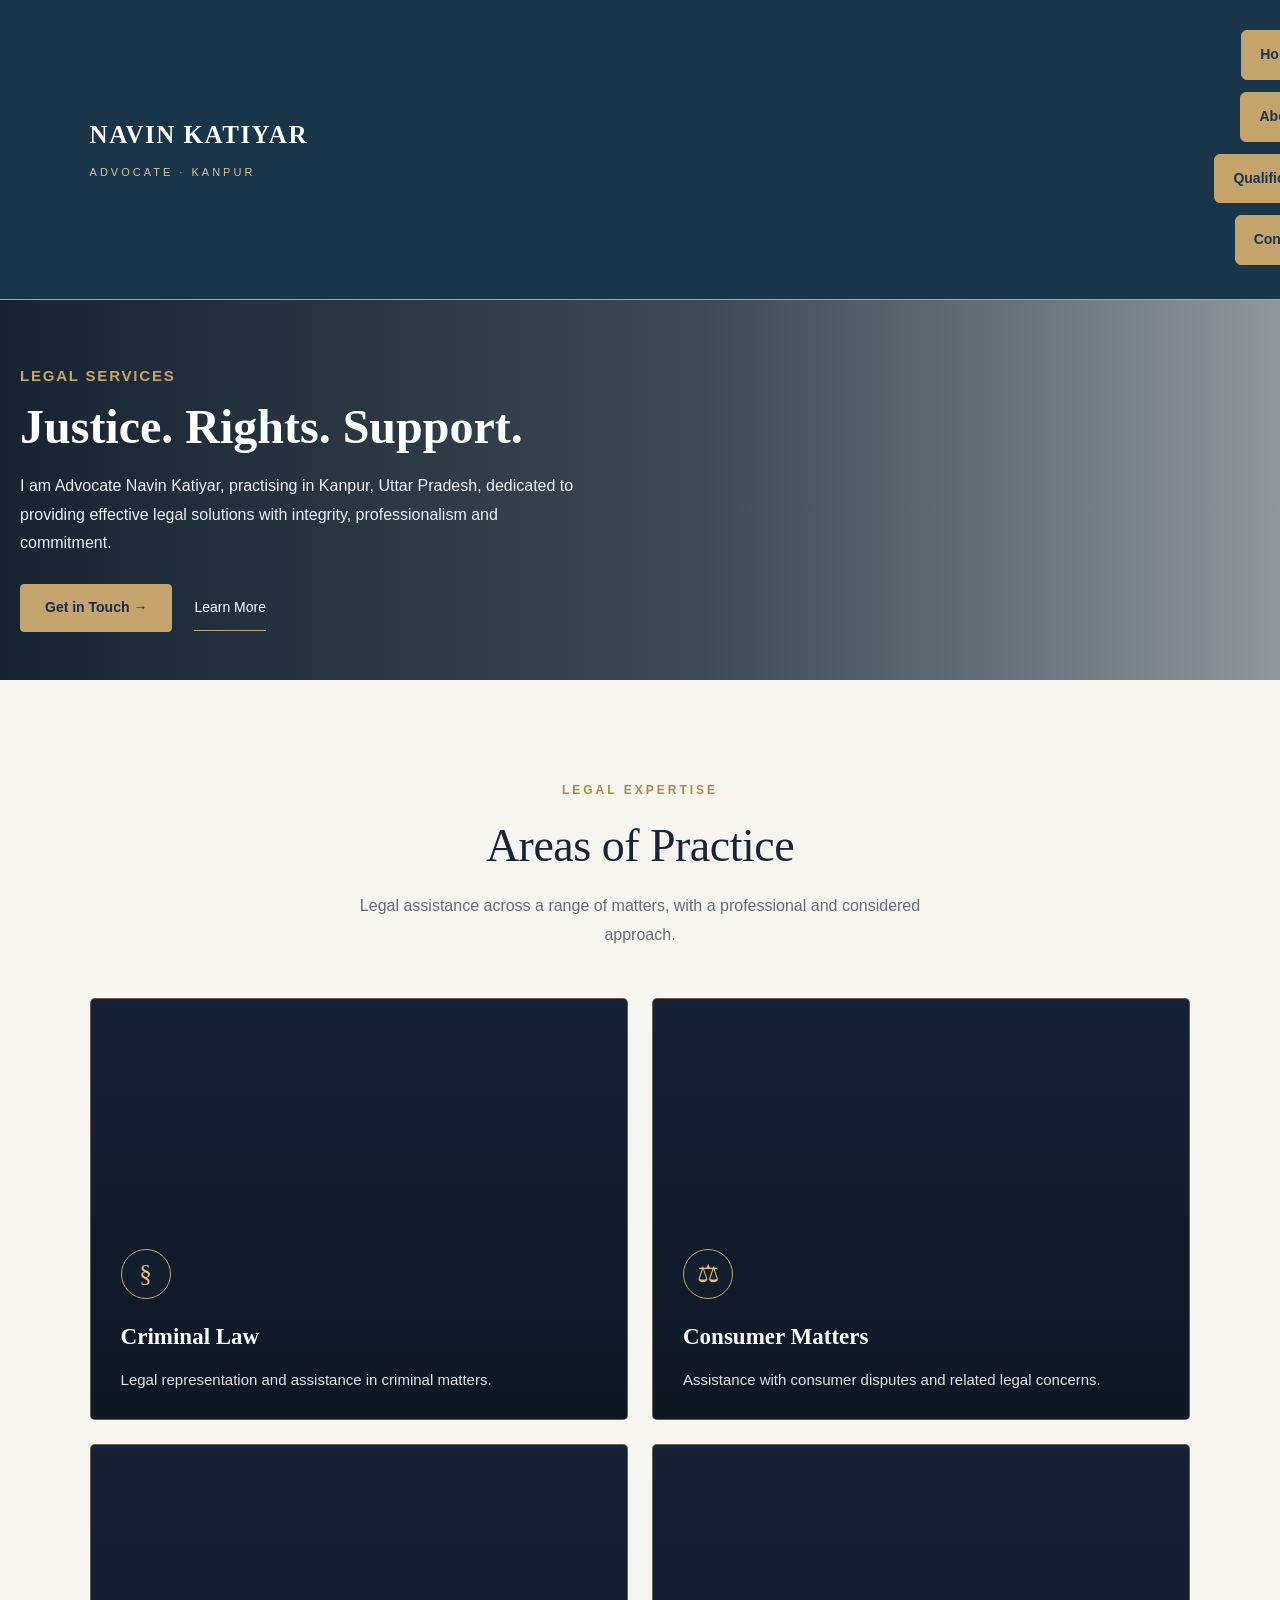
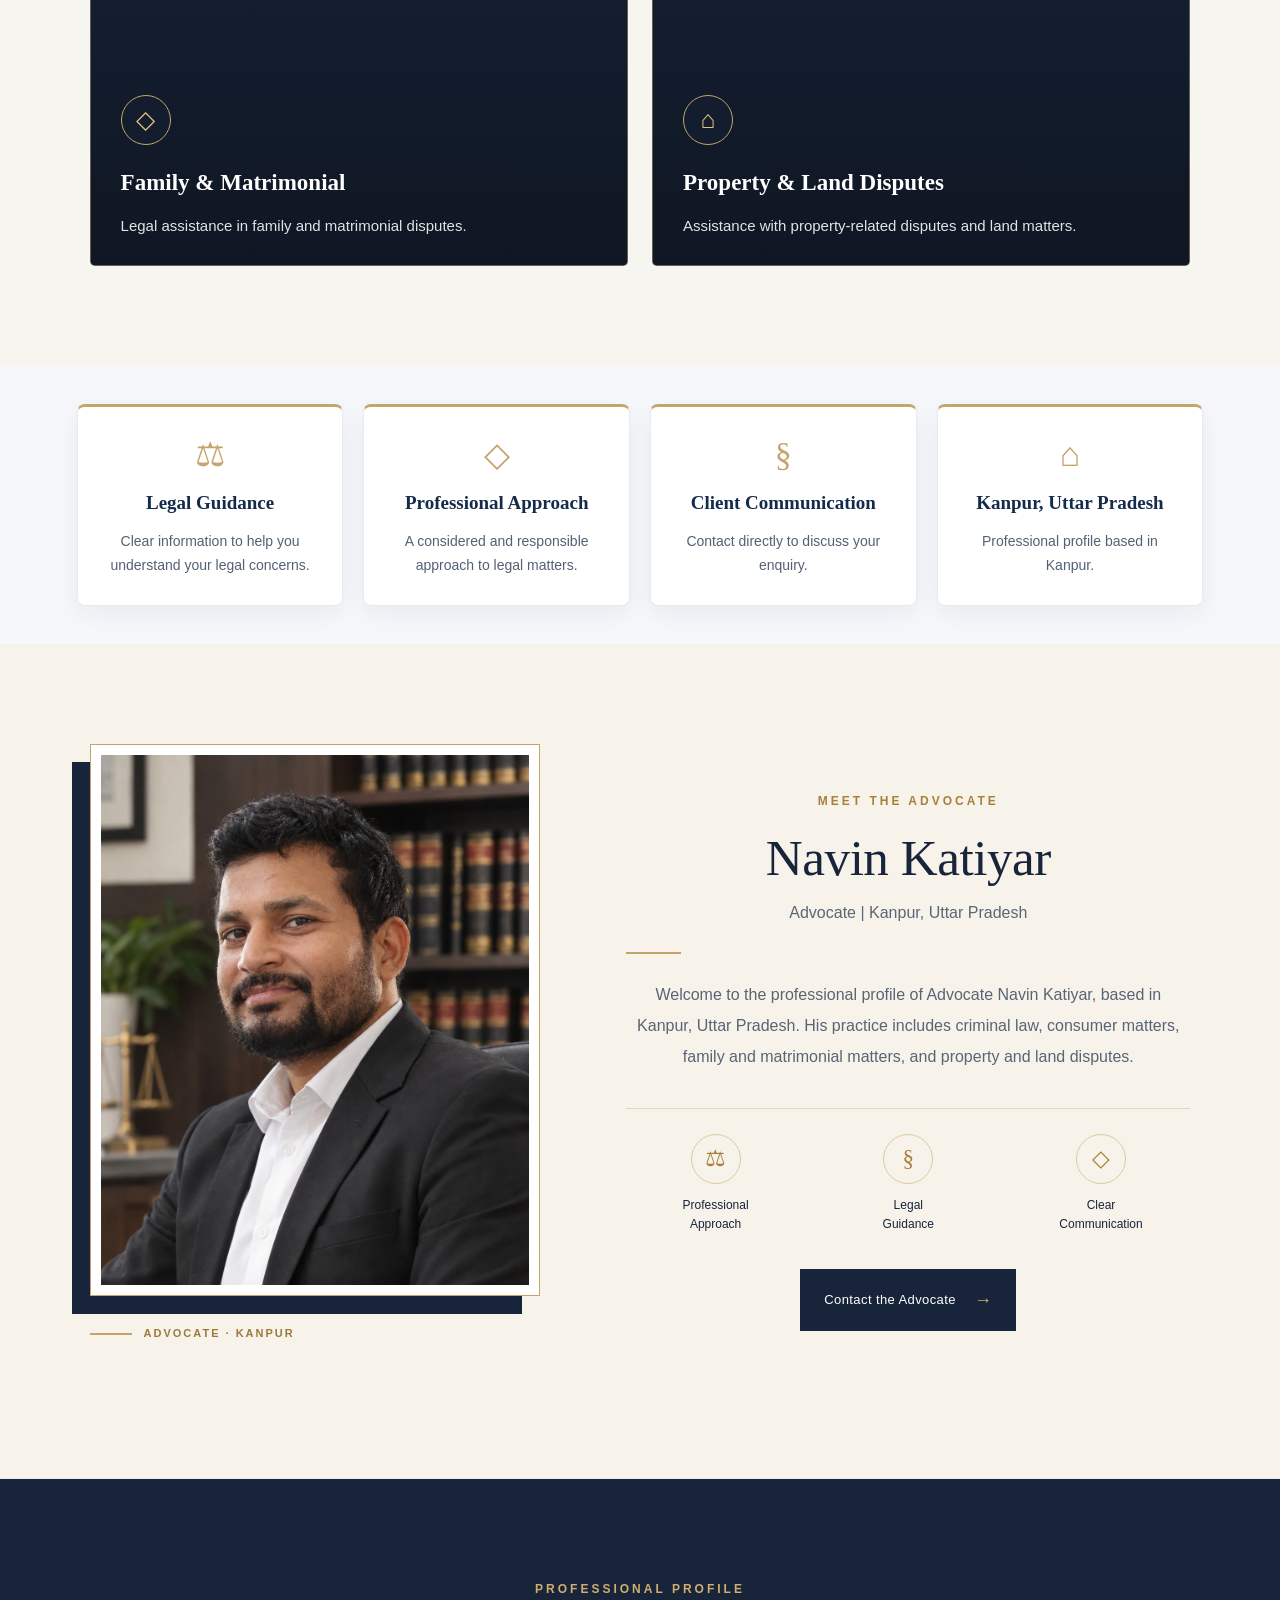
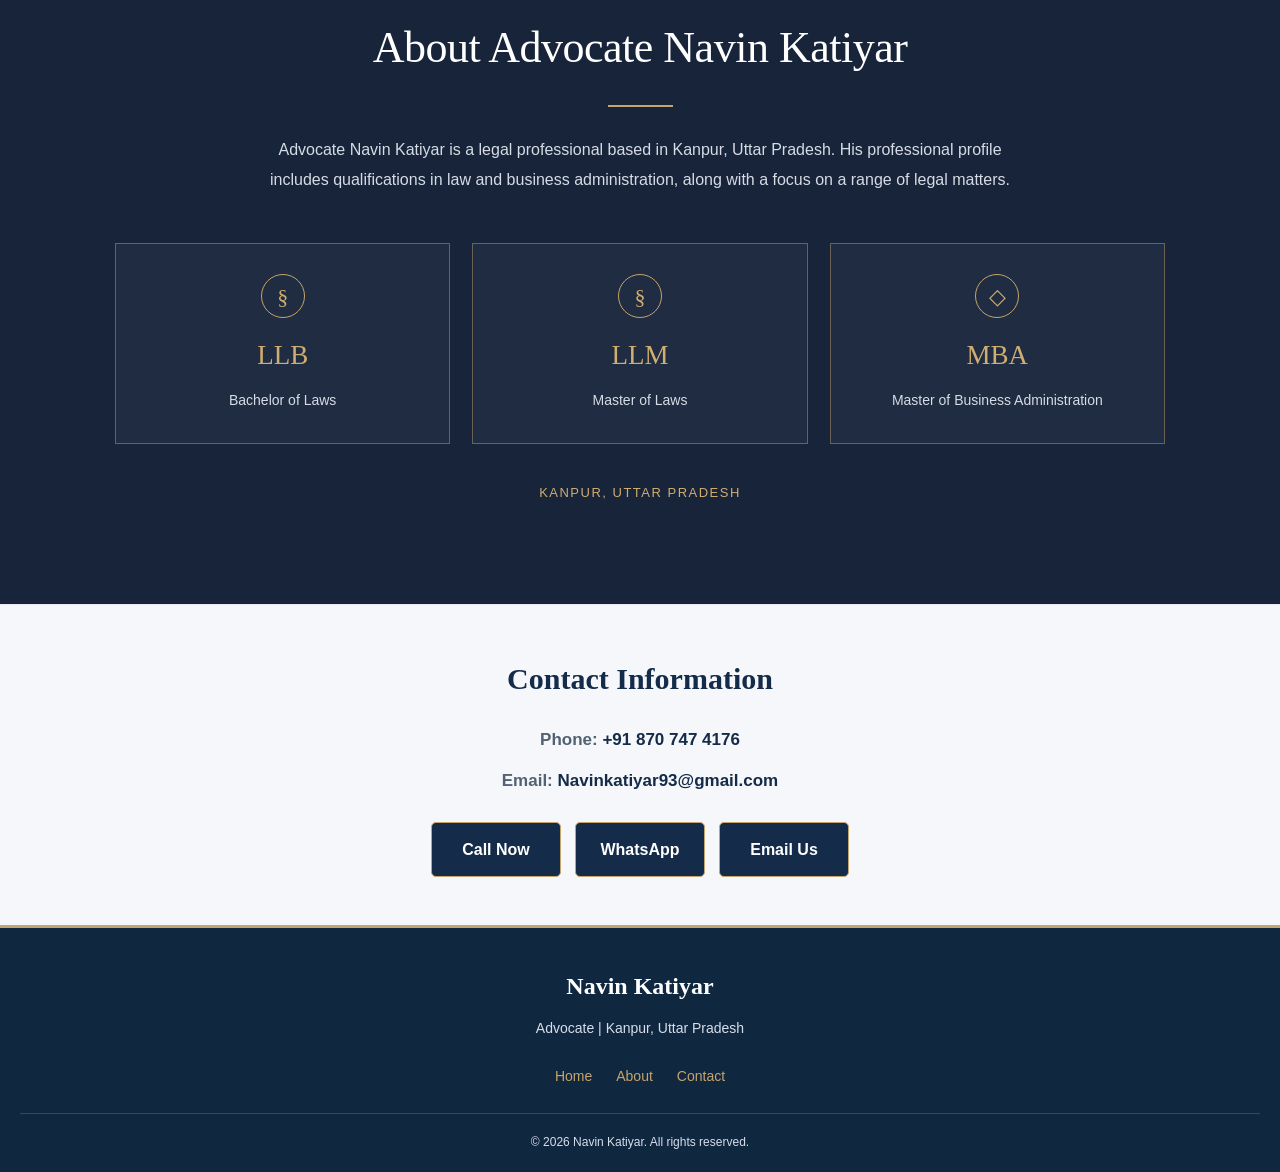
<file: index.html>
<!DOCTYPE html>
<html lang="en">
<head>
    <meta charset="UTF-8">
    <meta name="viewport" content="width=device-width, initial-scale=1.0">
    <title>Navin Katiyar | Advocate, Kanpur</title>
    <link rel="stylesheet" href="style.css">

</head>

<body>

    
<div class="site-header" id="home">
    <header class="brand">
        <a href="#home" class="brand-name">NAVIN KATIYAR</a>
        <p>ADVOCATE <span>·</span> KANPUR</p>
    </header>

    <nav class="navbar">
        <a href="#home" class="active">Home</a>
        <a href="#about">About</a>
        <a href="#professional-background">Qualifications</a>
        <a href="#contact" class="nav-contact">Contact</a>
    </nav>
</div>


<section class="hero" id="hero">
    <div class="hero-content">
        <p class="hero-label">LEGAL SERVICES</p>

        <h1>Justice. Rights. Support.</h1>

        <p class="hero-description">
            I am Advocate Navin Katiyar, practising in Kanpur,
            Uttar Pradesh, dedicated to providing effective legal
            solutions with integrity, professionalism and commitment.
        </p>

        <div class="hero-buttons">
            <a href="#contact" class="hero-button">Get in Touch →</a>
            <a href="#about" class="hero-link">Learn More</a>
        </div>
    </div>
</section>


<section class="practice-section" id="practice">
    <div class="practice-container">
        <p class="section-eyebrow">LEGAL EXPERTISE</p>
        <h2>Areas of Practice</h2>
        <p class="practice-intro">
            Legal assistance across a range of matters,
            with a professional and considered approach.
        </p>

        <div class="practice-grid">
            <article class="practice-card">
                <span class="practice-icon">§</span>
                <h3>Criminal Law</h3>
                <p>Legal representation and assistance in criminal matters.</p>
            </article>

            <article class="practice-card">
                <span class="practice-icon">⚖</span>
                <h3>Consumer Matters</h3>
                <p>Assistance with consumer disputes and related legal concerns.</p>
            </article>

            <article class="practice-card">
                <span class="practice-icon">◇</span>
                <h3>Family &amp; Matrimonial</h3>
                <p>Legal assistance in family and matrimonial disputes.</p>
            </article>

            <article class="practice-card">
                <span class="practice-icon">⌂</span>
                <h3>Property &amp; Land Disputes</h3>
                <p>Assistance with property-related disputes and land matters.</p>
            </article>
        </div>
    </div>
</section>


<section class="features" aria-label="Professional information">
    <div class="feature-card">
        <span class="feature-icon">⚖</span>
        <h3>Legal Guidance</h3>
        <p>Clear information to help you understand your legal concerns.</p>
    </div>

    <div class="feature-card">
        <span class="feature-icon">◇</span>
        <h3>Professional Approach</h3>
        <p>A considered and responsible approach to legal matters.</p>
    </div>

    <div class="feature-card">
        <span class="feature-icon">§</span>
        <h3>Client Communication</h3>
        <p>Contact directly to discuss your enquiry.</p>
    </div>

    <div class="feature-card">
        <span class="feature-icon">⌂</span>
        <h3>Kanpur, Uttar Pradesh</h3>
        <p>Professional profile based in Kanpur.</p>
    </div>
</section>


    

<section class="profile-section" id="about">
    <div class="profile-premium-container">

        <div class="profile-photo-column">
            <div class="profile-photo-frame">
                <img
                    src="portrait-primary.png.png"
                    alt="Advocate Navin Katiyar in his professional office"
                    class="profile-primary-photo"
                >
            </div>


            <div class="profile-photo-caption">
                <span class="profile-caption-line"></span>
                <span>ADVOCATE · KANPUR</span>
            </div>
        </div>

        <div class="profile-premium-content">
            <p class="profile-premium-eyebrow">MEET THE ADVOCATE</p>

            <h2>Navin Katiyar</h2>

            <p class="profile-premium-role">
                Advocate | Kanpur, Uttar Pradesh
            </p>

            <div class="profile-premium-divider"></div>

            <p class="profile-premium-description">
                Welcome to the professional profile of Advocate
                Navin Katiyar, based in Kanpur, Uttar Pradesh.
                His practice includes criminal law, consumer
                matters, family and matrimonial matters, and
                property and land disputes.
            </p>

            <div class="profile-values">
                <div class="profile-value">
                    <span class="profile-value-icon">⚖</span>
                    <span>Professional<br>Approach</span>
                </div>

                <div class="profile-value">
                    <span class="profile-value-icon">§</span>
                    <span>Legal<br>Guidance</span>
                </div>

                <div class="profile-value">
                    <span class="profile-value-icon">◇</span>
                    <span>Clear<br>Communication</span>
                </div>
            </div>

            <a href="#contact" class="profile-contact-link">
                Contact the Advocate <span>→</span>
            </a>
        </div>

    </div>
</section>



<section class="background-section" id="professional-background">
    <div class="background-container">
        <div class="background-label">
            PROFESSIONAL PROFILE
        </div>

        <h2>About Advocate Navin Katiyar</h2>

        <div class="background-divider"></div>

        <p class="background-description">
            Advocate Navin Katiyar is a legal professional based
            in Kanpur, Uttar Pradesh. His professional profile
            includes qualifications in law and business
            administration, along with a focus on a range of
            legal matters.
        </p>

        <div class="background-qualifications">
            <div class="background-qualification">
                <span class="qualification-symbol">§</span>
                <h3>LLB</h3>
                <p>Bachelor of Laws</p>
            </div>

            <div class="background-qualification">
                <span class="qualification-symbol">§</span>
                <h3>LLM</h3>
                <p>Master of Laws</p>
            </div>

            <div class="background-qualification">
                <span class="qualification-symbol">◇</span>
                <h3>MBA</h3>
                <p>Master of Business Administration</p>
            </div>
        </div>

        <p class="background-location">
            Kanpur, Uttar Pradesh
        </p>
    </div>
</section>


<div class="contact-details" id="contact">
    <h3>Contact Information</h3>

    <p>
        <strong>Phone:</strong>
        <a href="tel:+918707474176">+91 870 747 4176</a>
    </p>

    <p>
        <strong>Email:</strong>
        <a href="mailto:Navinkatiyar93@gmail.com">
            Navinkatiyar93@gmail.com
        </a>
    </p>

    <div class="contact-buttons">
        <a class="contact-button"
           href="tel:+918707474176">
            Call Now
        </a>

        <a class="contact-button"
           href="https://wa.me/918707474176"
           target="_blank"
           rel="noopener noreferrer">
            WhatsApp
        </a>
        
        <a href="mailto:Navinkatiyar93@gmail.com" class="contact-button">
            Email Us
        </a>

    </div>
</div>
</section>


<footer class="site-footer">
    <a href="#home" class="footer-name">Navin Katiyar</a>

    <p>Advocate | Kanpur, Uttar Pradesh</p>

    <div class="footer-links">
        <a href="#home">Home</a>
        <a href="#about">About</a>
        <a href="#contact">Contact</a>
    </div>

    <p class="footer-copyright">
        © 2026 Navin Katiyar. All rights reserved.
    </p>
</footer>


</body>
</html>
</file>
<file: style.css>
body {
    margin: 0;
    font-family: Arial, sans-serif;
    background-color: #f5f7fb;
    color: #263447;
    line-height: 1.7;
}


section {
    width: 100%;
    max-width: none;
    box-sizing: border-box;
    margin: 0 auto;
    padding: 48px 30px;
    background-color: #ffffff;
    text-align: center;
    border-top: none;
    border-radius: 0;
    box-shadow: none;
}


h2 {
    color: #142b49;
    font-size: 36px;
    margin-bottom: 10px;
}

p {
    font-size: 17px;
    color: #536174;
}


header {
    background-color: #142b49;
    color: #ffffff;
    padding: 30px 20px;
    margin: -50px -30px 35px;
    border-radius: 7px 7px 0 0;
}

header h1 {
    color: #ffffff;
    font-size: 30px;
    margin: 0;
}

header p {
    color: #dbe5f1;
    font-size: 13px;
    letter-spacing: 1.5px;
    margin-bottom: 0;
}


.contact-details {
    margin-top: 35px;
    padding-top: 25px;
    border-top: 1px solid #e1e7ef;
}

.contact-details h3 {
    color: #142b49;
    font-size: 22px;
    margin-bottom: 15px;
}

.contact-details a {
    color: #142b49;
    font-weight: 600;
}

.contact-buttons {
    display: flex;
    justify-content: center;
    gap: 14px;
    flex-wrap: wrap;
    margin-top: 25px;
}

.contact-button {
    display: inline-block;
    padding: 12px 24px;
    border-radius: 7px;
    background-color: #142b49;
    color: #ffffff !important;
    text-decoration: none;
    transition: background-color 0.2s ease;
}

.contact-button:hover {
    background-color: #203f63;
}


section > p:nth-of-type(2) {
    display: inline-block;
    background-color: #eef3f9;
    color: #142b49;
    padding: 10px 20px;
    border-radius: 8px;
    font-weight: 600;
    border: 1px solid #dce5f0;
}

.contact-details p {
    overflow-wrap: anywhere;
}



/* Premium Navy & Gold Foundation */

body {
    background-color: #f5f7fa;
    color: #263447;
    line-height: 1.7;
}

section {
    width: min(1120px, 90%);
    max-width: none;
    margin: 40px auto;
    padding: 48px;
    background-color: #ffffff;
    border-top: none;
    border-radius: 16px;
    box-shadow: 0 12px 40px rgba(20, 43, 73, 0.08);
}


/* Gold accent details */

header {
    border-bottom: 3px solid #c5a46d;
}

header h1 {
    letter-spacing: 0.5px;
}

.contact-button {
    border: 1px solid #c5a46d;
    padding: 13px 26px;
}

.contact-button:hover {
    background-color: #c5a46d;
    color: #142b49 !important;
    border-color: #c5a46d;
}


/* Premium header layout */


header {
    width: 100%;
    box-sizing: border-box;
    margin: 0;
    padding: 22px 30px;
    background: #102740;
    color: #ffffff;
    border-bottom: 2px solid #c5a46d;
    border-radius: 0;
    text-align: center;
}


header h1 {
    font-size: clamp(30px, 4vw, 42px);
    letter-spacing: 0.4px;
}

header p {
    letter-spacing: 2px;
    font-size: 12px;
    text-transform: uppercase;
}


/* Elegant typography */

h2 {
    color: #142b49;
    font-size: clamp(28px, 3vw, 36px);
    line-height: 1.25;
    letter-spacing: -0.5px;
}

h3 {
    color: #142b49;
    font-size: 22px;
    margin-bottom: 16px;
}

.intro {
    padding: 10px 0 25px;
}

.intro h2 {
    margin-bottom: 18px;
}

.intro p {
    max-width: 700px;
    margin: 12px auto;
}


/* Responsive layout */

@media (max-width: 600px) {
    section {
        width: auto;
        margin: 20px 12px;
        padding: 28px 18px;
    }

    header {
        margin: -28px -18px 28px;
        padding: 30px 16px;
    }

    .contact-buttons {
        flex-direction: column;
        align-items: stretch;
    }

    .contact-button {
        text-align: center;
    }
}


/* Refined introduction section */

.intro {
    padding: 28px 20px 35px;
}

.intro h2 {
    font-size: 34px;
    margin-bottom: 18px;
}

.intro p {
    color: #536174;
    font-size: 16px;
    line-height: 1.9;
    max-width: 680px;
    margin: 12px auto;
}

.intro p:last-child {
    display: inline-block;
    background-color: #f5f7fa;
    border-left: 3px solid #c5a46d;
    padding: 12px 18px;
    margin-top: 18px;
}


/* Premium navigation bar */


.navbar {
    display: flex;
    justify-content: flex-end;
    align-items: center;
    gap: 36px;
    padding: 18px max(calc((100% - 1140px) / 2), 30px);
    background-color: #102740;
    border-bottom: 1px solid rgba(197, 164, 109, 0.35);
    box-sizing: border-box;
}

.navbar a {
    color: #ffffff;
    text-decoration: none;
    font-size: 15px;
    font-weight: 500;
    transition: color 0.2s ease;
}

.navbar a:hover {
    color: #c5a46d;
}


@media (max-width: 600px) {
    .navbar {
        gap: 24px;
        padding: 16px 10px;
    }
}


/* Hero section — navy and gold */

.hero {
    width: 100%;
    min-height: 340px;
    margin: 0;
    padding: 45px max( calc((100% - 1140px) / 2), 30px);
    box-sizing: border-box;
    display: flex;
    align-items: center;
    
background:
    linear-gradient(
        90deg,
        rgba(7, 22, 36, 0.98) 0%,
        rgba(7, 22, 36, 0.88) 42%,
        rgba(7, 22, 36, 0.18) 100%
    ),
    url("https://images.unsplash.com/photo-1589829545856-d10d557cf95f?auto=format&fit=crop&w=1800&q=85")
    center / cover no-repeat;

    color: #ffffff;
    text-align: left;
    border-radius: 0;
    box-shadow: none;
}

.hero-content {
    max-width: 570px;
}

.hero-label {
    color: #c5a46d;
    font-size: 15px;
    font-weight: 700;
    letter-spacing: 1.8px;
    margin-bottom: 10px;
}

.hero h1 {
    color: #ffffff;
    font-family: Georgia, serif;
    font-size: clamp(34px, 4vw, 48px);
    line-height: 1.15;
    margin: 0 0 18px;
}

.hero-description {
    color: #edf1f6;
    font-size: 16px;
    line-height: 1.8;
    margin-bottom: 26px;
}

.hero-buttons {
    display: flex;
    align-items: center;
    gap: 30px;
    flex-wrap: wrap;
}

.hero-button {
    display: inline-block;
    padding: 14px 25px;
    background: #c5a46d;
    color: #142b49;
    border-radius: 5px;
    font-weight: 700;
    text-decoration: none;
}

.hero-link {
    color: #ffffff;
    text-decoration: none;
    border-bottom: 1px solid #c5a46d;
    padding-bottom: 6px;
}


.hero {
    min-height: 380px;
    padding: 36px 20px;
    background:
        linear-gradient(
            90deg,
            rgba(7, 22, 36, 0.94) 0%,
            rgba(7, 22, 36, 0.78) 55%,
            rgba(7, 22, 36, 0.45) 100%
        ),
        url("https://images.unsplash.com/photo-1589829545856-d10d557cf95f?auto=format&fit=crop&w=1800&q=85")
        center / cover no-repeat;
}



/* Full-width page foundation */

html {
    scroll-behavior: smooth;
}

body {
    margin: 0;
    padding: 0;
    width: 100%;
    overflow-x: hidden;
    background: #ffffff;
}

body > section,
body > #home {
    width: 100%;
    max-width: none;
    margin: 0;
    padding: 0;
    border: 0;
    border-radius: 0;
    box-shadow: none;
    box-sizing: border-box;
}

@media (max-width: 600px) {
    body {
        font-size: 15px;
    }

    .hero {
        width: 100%;
        min-height: 380px;
        padding: 36px 20px;
    }

    .hero h1 {
        font-size: clamp(32px, 9vw, 42px);
    }

    .hero-description {
        font-size: 15px;
    }

    .intro,
    .contact-details {
        padding: 28px 20px;
    }

    .navbar {
        justify-content: center;
        gap: 22px;
        padding: 16px 12px;
        flex-wrap: wrap;
    }
}


/* Shared header layout */

.site-header {
    width: 100%;
    min-height: 90px;
    padding: 18px 6%;
    box-sizing: border-box;
    display: flex;
    justify-content: space-between;
    align-items: center;
    gap: 30px;
    background: #102740;
    border-bottom: 2px solid #c5a46d;
}

.brand {
    margin: 0;
    padding: 0;
    background: transparent;
    border: 0;
    border-radius: 0;
    text-align: left;
    flex-shrink: 0;
}

.brand-name {
    color: #ffffff;
    font-family: Georgia, serif;
    font-size: 23px;
    font-weight: 700;
    letter-spacing: 1px;
    text-decoration: none;
}

.brand p {
    margin: 5px 0 0;
    color: #c5a46d;
    font-size: 11px;
    letter-spacing: 1.5px;
}

.site-header .navbar {
    display: flex;
    justify-content: flex-end;
    align-items: center;
    gap: 30px;
    padding: 0;
    background: transparent;
    border: 0;
}

.site-header .navbar a {
    color: #ffffff;
    font-size: 14px;
    text-decoration: none;
}

.site-header .navbar a:hover {
    color: #c5a46d;
}

@media (max-width: 650px) {
    .site-header {
        flex-direction: column;
        gap: 20px;
        padding: 22px 16px;
    }

    .brand {
        text-align: center;
    }

    .site-header .navbar {
        justify-content: center;
        flex-wrap: wrap;
        gap: 16px 22px;
    }

    .site-header .navbar a {
        font-size: 13px;
    }
}


/* Premium feature cards */

.features {
    width: 100%;
    box-sizing: border-box;
    display: grid;
    grid-template-columns: repeat(4, minmax(0, 1fr));
    gap: 20px;
    padding: 38px 6%;
    background: #f5f7fa;
}

.feature-card {
    min-width: 0;
    padding: 28px 20px;
    background: #ffffff;
    border: 1px solid #e8eaf0;
    border-top: 3px solid #c5a46d;
    border-radius: 8px;
    box-shadow: 0 8px 24px rgba(20, 43, 73, 0.06);
    text-align: center;
    box-sizing: border-box;
    transition: transform 0.2s ease, box-shadow 0.2s ease;
}

.feature-card:hover {
    transform: translateY(-4px);
    box-shadow: 0 12px 28px rgba(20, 43, 73, 0.12);
}

.feature-icon {
    display: inline-block;
    margin-bottom: 12px;
    color: #c5a46d;
    font-family: Georgia, serif;
    font-size: 34px;
    line-height: 1.2;
}

.feature-card h3 {
    margin: 0 0 10px;
    color: #142b49;
    font-family: Georgia, serif;
    font-size: 19px;
}

.feature-card p {
    margin: 0;
    color: #536174;
    font-size: 14px;
    line-height: 1.7;
}

@media (max-width: 900px) {
    .features {
        grid-template-columns: repeat(2, minmax(0, 1fr));
        padding: 28px 5%;
        gap: 16px;
    }
}

@media (max-width: 480px) {
    .features {
        grid-template-columns: 1fr;
        padding: 24px 18px;
        gap: 14px;
    }

    .feature-card {
        padding: 24px 18px;
    }
}


/* Advocate profile section */

.profile-section {
    width: 100%;
    box-sizing: border-box;
    padding: 65px 8%;
    background: #ffffff;
    border-bottom: 1px solid #e8eaf0;
}

.profile-content {
    max-width: 850px;
    margin: 0 auto;
}

.section-eyebrow {
    margin: 0 0 12px;
    color: #a78348;
    font-size: 12px;
    font-weight: 700;
    letter-spacing: 2px;
}

.profile-content h2 {
    margin: 0 0 12px;
    color: #142b49;
    font-family: Georgia, serif;
    font-size: clamp(32px, 4vw, 44px);
    line-height: 1.2;
}

.profile-role {
    margin: 0 0 22px;
    color: #a78348;
    font-size: 16px;
    font-weight: 600;
}

.profile-description {
    max-width: 720px;
    margin: 0 0 28px;
    color: #536174;
    font-size: 16px;
    line-height: 1.9;
}

.qualification-box {
    max-width: 520px;
    padding: 20px 24px;
    background: #f5f7fa;
    border-left: 3px solid #c5a46d;
    box-sizing: border-box;
}

.qualification-label {
    color: #536174;
    font-size: 11px;
    font-weight: 700;
    letter-spacing: 1.4px;
}

.qualification-box p {
    margin: 8px 0 0;
    color: #142b49;
    font-family: Georgia, serif;
    font-size: 20px;
    font-weight: 700;
}

@media (max-width: 600px) {
    .profile-section {
        padding: 42px 22px;
    }

    .qualification-box {
        padding: 18px;
    }
}


/* Contact section refinement */

.contact-details {
    width: 100%;
    box-sizing: border-box;
    margin: 0;
    padding: 48px 8%;
    background: #f5f7fa;
    border-top: 1px solid #e8eaf0;
    text-align: center;
}

.contact-details h3 {
    margin: 0 0 22px;
    color: #142b49;
    font-family: Georgia, serif;
    font-size: 30px;
}

.contact-details p {
    margin: 12px 0;
    color: #536174;
    overflow-wrap: anywhere;
}

.contact-details p a {
    color: #142b49;
    text-decoration: none;
}

.contact-details p a:hover {
    color: #a78348;
}

.contact-buttons {
    display: flex;
    justify-content: center;
    align-items: center;
    gap: 14px;
    flex-wrap: wrap;
    margin-top: 26px;
}

.contact-button {
    min-width: 130px;
    box-sizing: border-box;
    padding: 13px 22px;
    background: #142b49;
    border: 1px solid #c5a46d;
    border-radius: 5px;
    color: #ffffff !important;
    font-weight: 600;
    text-align: center;
    text-decoration: none;
    transition: background 0.2s ease, color 0.2s ease;
}

.contact-button:hover {
    background: #c5a46d;
    color: #142b49 !important;
}

@media (max-width: 480px) {
    .contact-details {
        padding: 36px 20px;
    }

    .contact-details h3 {
        font-size: 26px;
    }

    .contact-buttons {
        flex-direction: column;
        align-items: stretch;
    }

    .contact-button {
        width: 100%;
    }
}


/* Hero buttons — responsive polish */

.hero-buttons {
    display: flex;
    align-items: center;
    gap: 22px;
    flex-wrap: wrap;
}

.hero-button {
    display: inline-flex;
    justify-content: center;
    align-items: center;
    min-height: 48px;
    padding: 0 24px;
    box-sizing: border-box;
    background: #c5a46d;
    color: #142b49;
    border: 1px solid #c5a46d;
    border-radius: 4px;
    font-size: 14px;
    font-weight: 700;
    text-decoration: none;
    transition: background 0.2s ease, color 0.2s ease;
}

.hero-button:hover {
    background: transparent;
    color: #ffffff;
}

.hero-link {
    display: inline-block;
    padding: 10px 0;
    color: #ffffff;
    font-size: 14px;
    text-decoration: none;
    border-bottom: 1px solid #c5a46d;
}

@media (max-width: 480px) {
    .hero-buttons {
        align-items: stretch;
        gap: 12px;
    }

    .hero-button {
        width: 100%;
    }
}


/* Premium footer */

.site-footer {
    width: 100%;
    box-sizing: border-box;
    padding: 38px 20px 20px;
    background: #102740;
    border-top: 3px solid #c5a46d;
    color: #ffffff;
    text-align: center;
}

.footer-name {
    color: #ffffff;
    font-family: Georgia, serif;
    font-size: 24px;
    font-weight: 700;
    text-decoration: none;
}

.site-footer > p {
    color: #d6deea;
    font-size: 14px;
    line-height: 1.7;
    margin: 10px 0;
}

.footer-links {
    display: flex;
    justify-content: center;
    align-items: center;
    gap: 24px;
    flex-wrap: wrap;
    margin: 24px 0;
}

.footer-links a {
    color: #c5a46d;
    font-size: 14px;
    text-decoration: none;
}

.footer-links a:hover {
    color: #ffffff;
}

.site-footer .footer-copyright {
    margin: 22px 0 0;
    padding-top: 18px;
    border-top: 1px solid rgba(255, 255, 255, 0.15);
    font-size: 12px;
}

@media (max-width: 480px) {
    .site-footer {
        padding: 30px 18px 18px;
    }

    .footer-links {
        gap: 20px;
    }
}


/* ===== PREMIUM AREAS OF PRACTICE ===== */

.practice-section {
    padding: 100px 7%;
    background: #f7f5f0;
    color: #17243a;
}

.practice-container {
    max-width: 1180px;
    margin: 0 auto;
    text-align: center;
}

.practice-section .section-eyebrow {
    color: #b18a45;
    font-size: 12px;
    font-weight: 700;
    letter-spacing: 3px;
    margin-bottom: 16px;
}

.practice-section h2 {
    font-family: Georgia, "Times New Roman", serif;
    font-size: clamp(32px, 4vw, 46px);
    font-weight: 500;
    margin: 0 0 18px;
    color: #17243a;
}

.practice-intro {
    max-width: 620px;
    margin: 0 auto 48px;
    color: #626b78;
    font-size: 16px;
    line-height: 1.8;
}

.practice-grid {
    display: grid;
    grid-template-columns: repeat(2, minmax(0, 1fr));
    gap: 24px;
    text-align: left;
}


.practice-card {
    position: relative;
    isolation: isolate;
    overflow: hidden;
    min-height: 360px;
    padding: 34px 30px 26px;
    display: flex;
    flex-direction: column;
    justify-content: flex-end;
    background-color: #17243a;
    background-size: cover;
    background-position: center;
    border: 1px solid rgba(197, 164, 107, 0.45);
    border-radius: 5px;
    transition: transform 0.3s ease, box-shadow 0.3s ease;
}

/* Har card ki alag background photo */


.practice-card:nth-child(1) {
    background-image: url("https://images.unsplash.com/photo-1589216532372-1c2a367900d9?auto=format&fit=crop&w=900&q=85");
    background-position: center;
}

.practice-card:nth-child(2) {
    background-image: url("https://images.unsplash.com/photo-1556742049-0cfed4f6a45d?auto=format&fit=crop&w=900&q=85");
}

.practice-card:nth-child(3) {
    background-image: url("https://images.unsplash.com/photo-1511895426328-dc8714191300?auto=format&fit=crop&w=900&q=85");
}

.practice-card:nth-child(4) {
    background-image: url("https://images.unsplash.com/photo-1560518883-ce09059eeffa?auto=format&fit=crop&w=900&q=85");
}

/* Dark translucent overlay */
.practice-card::before {
    content: "";
    position: absolute;
    inset: 0;
    z-index: -1;
    background: linear-gradient(
        to bottom,
        rgba(15, 22, 34, 0.25) 0%,
        rgba(15, 22, 34, 0.50) 42%,
        rgba(15, 22, 34, 0.94) 100%
    );
    transition: background 0.3s ease;
}

.practice-card:hover {
    transform: translateY(-5px);
    box-shadow: 0 16px 35px rgba(23, 36, 58, 0.25);
}

.practice-icon {
    display: inline-flex;
    align-items: center;
    justify-content: center;
    width: 48px;
    height: 48px;
    margin-bottom: 22px;
    border: 1px solid #c5a46b;
    border-radius: 50%;
    color: #e2c184;
    font-family: Georgia, "Times New Roman", serif;
    font-size: 25px;
    background: rgba(23, 36, 58, 0.25);
}

.practice-card h3 {
    margin: 0 0 12px;
    color: #ffffff;
    font-family: Georgia, "Times New Roman", serif;
    font-size: 23px;
    font-weight: 600;
    line-height: 1.4;
}

.practice-card p {
    margin: 0;
    color: rgba(255, 255, 255, 0.88);
    font-size: 15px;
    line-height: 1.8;
}

@media (max-width: 650px) {
    .practice-section {
        padding: 70px 6%;
    }

    .practice-grid {
        grid-template-columns: 1fr;
        gap: 18px;
    }

    .practice-card {
        min-height: 320px;
        padding: 28px 24px;
    }
}



/* ===== PREMIUM PROFESSIONAL BACKGROUND ===== */

.background-section {
    padding: 100px 7%;
    background: #17243a;
    color: #ffffff;
    text-align: center;
}

.background-container {
    max-width: 1050px;
    margin: 0 auto;
}

.background-label {
    color: #d0ad70;
    font-size: 12px;
    font-weight: 700;
    letter-spacing: 3px;
    margin-bottom: 20px;
}

.background-section h2 {
    margin: 0 auto;
    max-width: 800px;
    font-family: Georgia, "Times New Roman", serif;
    font-size: clamp(30px, 4vw, 44px);
    font-weight: 400;
    line-height: 1.3;
}

.background-divider {
    width: 65px;
    height: 2px;
    margin: 28px auto;
    background: #c5a46b;
}

.background-description {
    max-width: 760px;
    margin: 0 auto;
    color: #d6dce5;
    font-size: 16px;
    line-height: 1.9;
}

.background-qualifications {
    display: grid;
    grid-template-columns: repeat(3, minmax(0, 1fr));
    gap: 22px;
    margin-top: 48px;
}

.background-qualification {
    padding: 30px 18px;
    border: 1px solid rgba(197, 164, 107, 0.45);
    background: rgba(255, 255, 255, 0.035);
    transition: background 0.3s ease, transform 0.3s ease;
}

.background-qualification:hover {
    background: rgba(255, 255, 255, 0.08);
    transform: translateY(-4px);
}

.qualification-symbol {
    display: inline-flex;
    align-items: center;
    justify-content: center;
    width: 42px;
    height: 42px;
    margin-bottom: 15px;
    border: 1px solid #c5a46b;
    border-radius: 50%;
    color: #d0ad70;
    font-family: Georgia, "Times New Roman", serif;
    font-size: 22px;
}

.background-qualification h3 {
    margin: 0 0 10px;
    color: #d0ad70;
    font-family: Georgia, "Times New Roman", serif;
    font-size: 27px;
    font-weight: 400;
}

.background-qualification p {
    margin: 0;
    color: #d6dce5;
    font-size: 14px;
    line-height: 1.7;
}

.background-location {
    margin: 38px 0 0;
    color: #d0ad70;
    font-size: 13px;
    letter-spacing: 1.5px;
    text-transform: uppercase;
}

@media (max-width: 650px) {
    .background-section {
        padding: 72px 6%;
    }

    .background-qualifications {
        grid-template-columns: 1fr;
        gap: 15px;
        margin-top: 35px;
    }

    .background-qualification {
        padding: 25px 18px;
    }
}


/* ===== PROFESSIONAL BACKGROUND TEXT FIX ===== */

.background-section .background-label {
    color: #d0ad70;
}

.background-section h2 {
    color: #ffffff;
}


/* ===== PREMIUM ADVOCATE PROFILE ===== */

.profile-section {
    padding: 100px 7%;
    background: #f7f3eb;
    color: #17243a;
    overflow: hidden;
}

.profile-premium-container {
    max-width: 1200px;
    margin: 0 auto;
    display: grid;
    grid-template-columns: minmax(0, 0.9fr) minmax(0, 1.1fr);
    align-items: center;
    gap: 75px;
}

.profile-photo-column {
    position: relative;
    width: 100%;
    max-width: 450px;
    margin: 0 auto;
    padding: 0 24px 35px 0;
}

.profile-photo-frame {
    position: relative;
    padding: 10px;
    border: 1px solid #c5a46b;
    background: #ffffff;
    box-shadow: -18px 18px 0 #17243a;
}

.profile-primary-photo {
    display: block;
    width: 100%;
    height: 530px;
    object-fit: cover;
    object-position: center 25%;
}

.profile-secondary-photo {
    position: absolute;
    width: 145px;
    height: 190px;
    right: -12px;
    bottom: 65px;
    padding: 6px;
    background: #f7f3eb;
    border: 1px solid #c5a46b;
    box-shadow: 0 10px 28px rgba(23, 36, 58, 0.18);
}

.profile-secondary-img {
    display: block;
    width: 100%;
    height: 100%;
    object-fit: cover;
    object-position: center 20%;
}

.profile-photo-caption {
    display: flex;
    align-items: center;
    gap: 12px;
    margin-top: 28px;
    color: #9d793d;
    font-size: 11px;
    font-weight: 700;
    letter-spacing: 2px;
}

.profile-caption-line {
    display: inline-block;
    width: 42px;
    height: 2px;
    background: #c5a46b;
}

.profile-premium-eyebrow {
    margin: 0 0 17px;
    color: #a7803e;
    font-size: 12px;
    font-weight: 700;
    letter-spacing: 3px;
}

.profile-premium-content h2 {
    margin: 0 0 12px;
    color: #17243a;
    font-family: Georgia, "Times New Roman", serif;
    font-size: clamp(36px, 4vw, 54px);
    font-weight: 500;
    line-height: 1.15;
}

.profile-premium-role {
    margin: 0;
    color: #5c6675;
    font-size: 16px;
    line-height: 1.7;
}

.profile-premium-divider {
    width: 55px;
    height: 2px;
    margin: 25px 0;
    background: #c5a46b;
}

.profile-premium-description {
    margin: 0;
    color: #596474;
    font-size: 16px;
    line-height: 1.95;
}

.profile-values {
    display: grid;
    grid-template-columns: repeat(3, minmax(0, 1fr));
    gap: 14px;
    margin-top: 36px;
    padding-top: 25px;
    border-top: 1px solid #e3d8c5;
}

.profile-value {
    display: flex;
    flex-direction: column;
    align-items: center;
    gap: 12px;
    color: #17243a;
    font-size: 12px;
    line-height: 1.6;
    text-align: center;
}

.profile-value-icon {
    display: flex;
    align-items: center;
    justify-content: center;
    width: 48px;
    height: 48px;
    border: 1px solid #dfc99e;
    border-radius: 50%;
    color: #a7803e;
    font-family: Georgia, "Times New Roman", serif;
    font-size: 23px;
}

.profile-contact-link {
    display: inline-flex;
    align-items: center;
    gap: 18px;
    margin-top: 34px;
    padding: 15px 23px;
    background: #17243a;
    border: 1px solid #17243a;
    color: #ffffff;
    font-size: 13px;
    letter-spacing: 0.4px;
    text-decoration: none;
    transition: background 0.25s ease, color 0.25s ease;
}

.profile-contact-link:hover {
    background: transparent;
    color: #17243a;
}

.profile-contact-link span {
    color: #d0ad70;
    font-size: 18px;
}

@media (max-width: 850px) {
    .profile-section {
        padding: 75px 6%;
    }

    .profile-premium-container {
        grid-template-columns: 1fr;
        gap: 55px;
    }

    .profile-photo-column {
        max-width: 430px;
    }

    .profile-primary-photo {
        height: 480px;
    }

    .profile-premium-content {
        max-width: 650px;
        margin: 0 auto;
    }
}

@media (max-width: 480px) {
    .profile-section {
        padding: 60px 6%;
    }

    .profile-photo-column {
        padding-right: 18px;
        padding-bottom: 28px;
    }

    .profile-primary-photo {
        height: 390px;
    }

    .profile-secondary-photo {
        width: 105px;
        height: 145px;
        right: -5px;
        bottom: 50px;
    }

    .profile-values {
        gap: 8px;
    }

    .profile-value {
        font-size: 11px;
    }

    .profile-value-icon {
        width: 42px;
        height: 42px;
    }
}


/* Premium gold navbar buttons */

.site-header .navbar a {
    display: inline-block;
    padding: 10px 17px;
    color: #ffffff;
    font-size: 14px;
    text-decoration: none;
    border: 1px solid #C5A46B;
    border-radius: 5px;
    background: transparent;
    transition: all 0.25s ease;
}

.site-header .navbar a:hover {
    background: #C5A46B;
    color: #102740;
    box-shadow: 0 4px 12px rgba(197, 164, 107, 0.25);
}

@media (max-width: 650px) {
    .site-header .navbar {
        gap: 12px;
    }

    .site-header .navbar a {
        padding: 9px 13px;
        font-size: 13px;
    }
}


/* Premium redesigned law firm header */

.site-header {
    background: #F7F5F0;
    padding: 22px 7%;
    display: flex;
    align-items: center;
    justify-content: space-between;
    gap: 24px;
    border-bottom: 1px solid #E5D8BF;
    box-shadow: 0 4px 18px rgba(24, 53, 74, 0.06);
}

.site-header .brand {
    margin: 0;
    padding: 0;
}

.site-header .brand-name {
    display: inline-block;
    color: #18354A;
    font-family: Georgia, serif;
    font-size: 25px;
    font-weight: 700;
    letter-spacing: 1.5px;
    text-decoration: none;
}

.site-header .brand p {
    margin: 6px 0 0;
    color: #8C754B;
    font-size: 11px;
    letter-spacing: 3px;
}

.site-header .brand p span {
    color: #C5A46B;
}

.site-header .navbar {
    display: flex;
    align-items: center;
    justify-content: center;
    gap: 8px;
    flex-wrap: wrap;
}

.site-header .navbar a {
    padding: 11px 16px;
    color: #294255;
    font-size: 14px;
    font-weight: 500;
    text-decoration: none;
    border: none;
    border-radius: 6px;
    background: transparent;
    transition: all 0.25s ease;
}

.site-header .navbar a:hover,
.site-header .navbar a.active {
    background: #18354A;
    color: #FFFFFF;
}

.site-header .navbar a.nav-contact {
    background: #C5A46B;
    color: #18354A;
    font-weight: 600;
}

.site-header .navbar a.nav-contact:hover {
    background: #B59153;
}

@media (max-width: 650px) {
    .site-header {
        flex-direction: column;
        gap: 18px;
        padding: 20px 14px;
    }

    .site-header .brand {
        text-align: center;
    }

    .site-header .brand-name {
        font-size: 23px;
    }

    .site-header .brand p {
        font-size: 10px;
        letter-spacing: 2px;
    }

    .site-header .navbar {
        gap: 4px;
        width: 100%;
    }

    .site-header .navbar a {
        padding: 10px 12px;
        font-size: 13px;
    }
}


/* Fixed gold navbar buttons */

.site-header .navbar a,
.site-header .navbar a:visited,
.site-header .navbar a.active,
.site-header .navbar a.nav-contact {
    background: #C5A46B !important;
    color: #18354A !important;
    border: 1px solid #C5A46B !important;
    border-radius: 6px;
    text-decoration: none;
    font-weight: 600;
    transition: none;
}

.site-header .navbar a:hover,
.site-header .navbar a:focus,
.site-header .navbar a:active {
    background: #C5A46B !important;
    color: #18354A !important;
    border-color: #C5A46B !important;
    box-shadow: none !important;
}


/* Dark premium top navbar */

.site-header {
    background: #18354A !important;
    border-bottom: 1px solid #C5A46B !important;
}

.site-header .brand-name {
    color: #FFFFFF !important;
}

.site-header .brand p {
    color: #D8C39A !important;
}

.site-header .navbar a {
    color: #FFFFFF !important;
    background: transparent !important;
    border: 1px solid #C5A46B !important;
}

.site-header .navbar a:hover,
.site-header .navbar a.active {
    background: #C5A46B !important;
    color: #18354A !important;
}


/* All top navbar buttons — solid gold */

.site-header .navbar a,
.site-header .navbar a:visited,
.site-header .navbar a.active,
.site-header .navbar a.nav-contact {
    background: #C5A46B !important;
    color: #18354A !important;
    border: 1px solid #C5A46B !important;
    border-radius: 6px;
    font-weight: 600;
    text-decoration: none;
    box-shadow: none !important;
}

.site-header .navbar a:hover,
.site-header .navbar a:focus {
    background: #D8B978 !important;
    color: #18354A !important;
    border-color: #D8B978 !important;
}


/* More breathing space in the top bar */

.site-header {
    padding: 30px 7% 34px !important;
    border-bottom: 1px solid #C5A46B !important;
}

.site-header .navbar {
    gap: 12px !important;
}

.site-header .navbar a {
    padding: 12px 18px !important;
}

@media (max-width: 650px) {
    .site-header {
        padding: 24px 14px 28px !important;
    }

    .site-header .navbar {
        gap: 8px !important;
    }

    .site-header .navbar a {
        padding: 10px 13px !important;
    }
}
</file>
